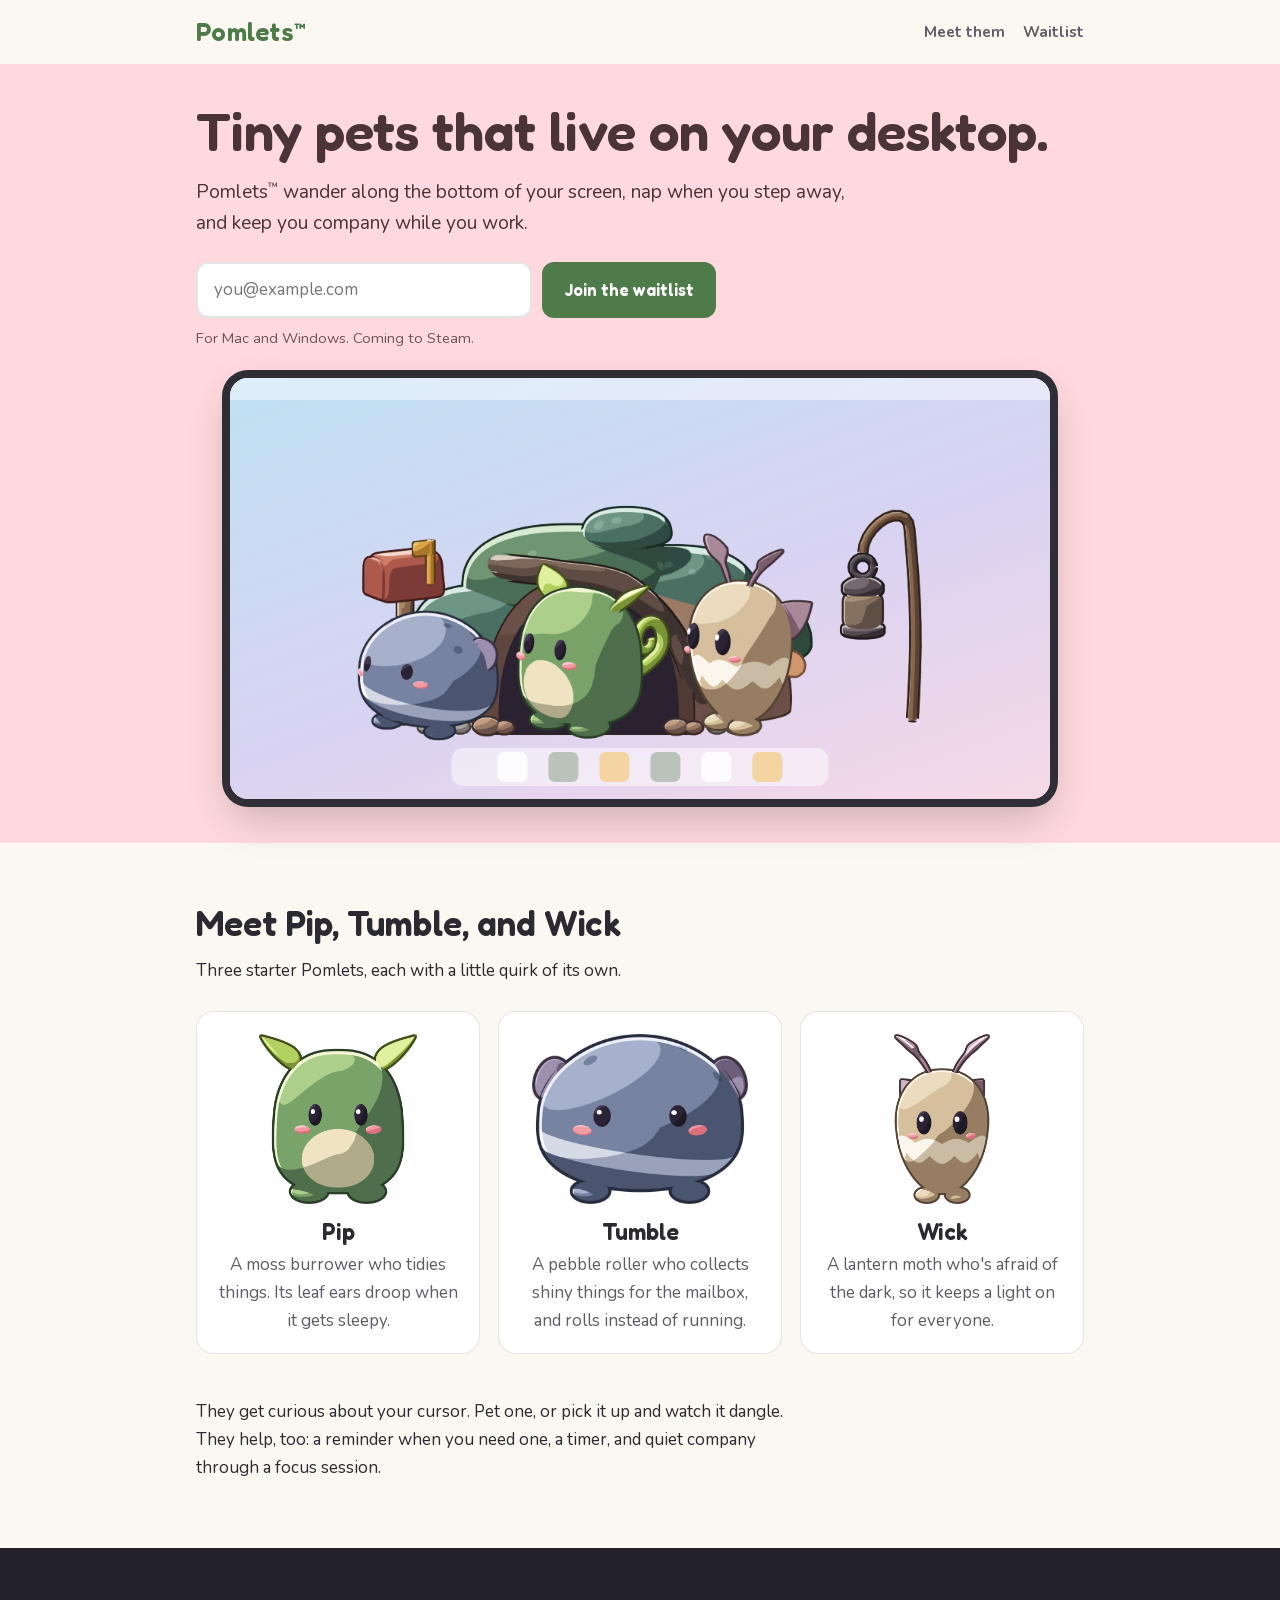
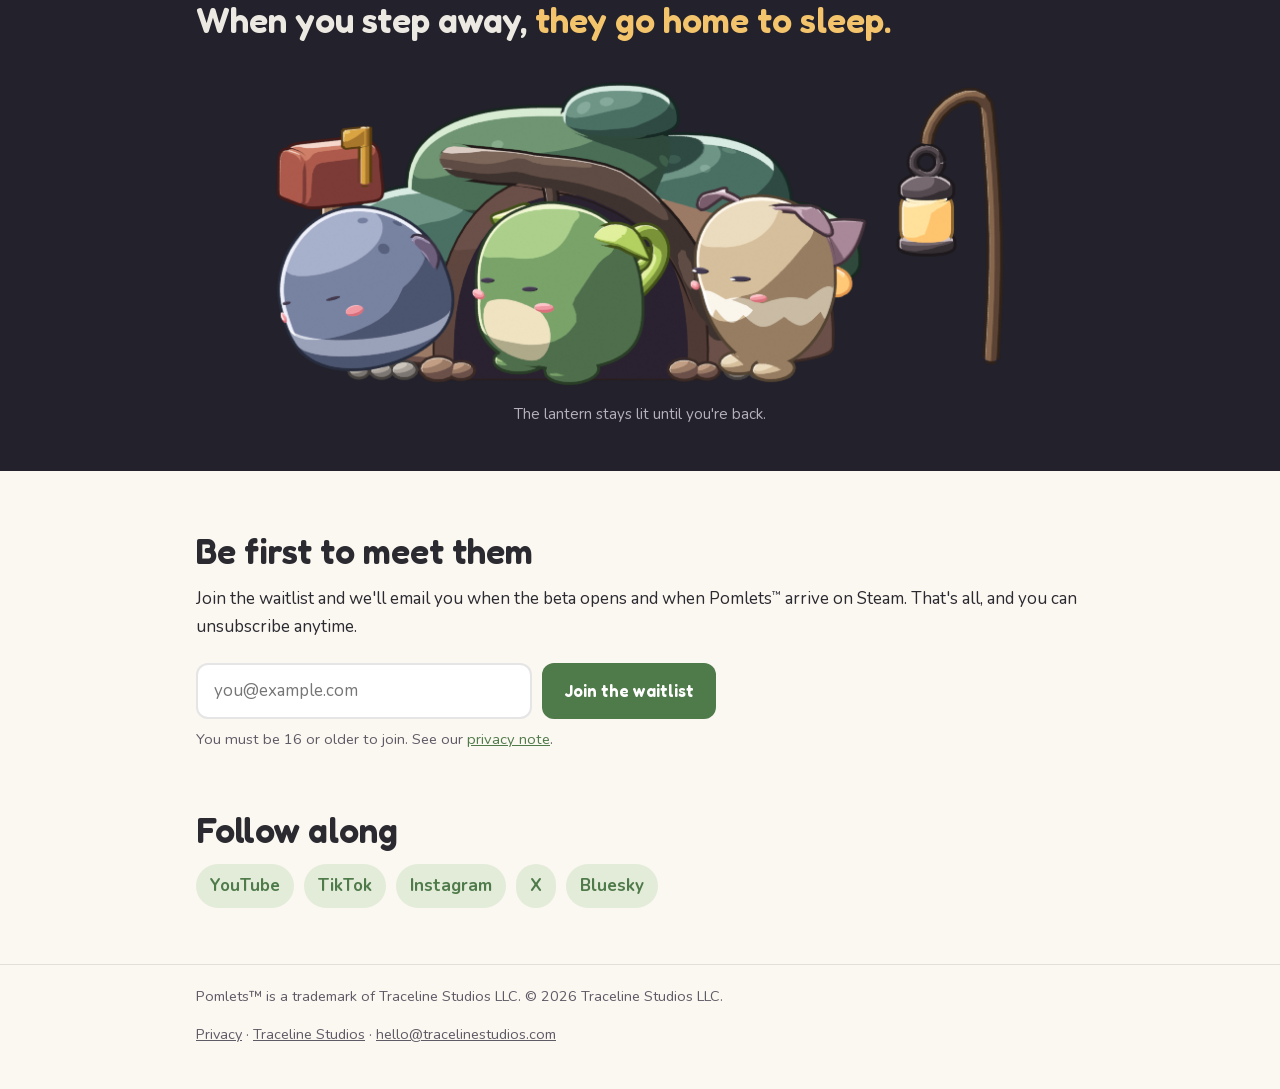
<file: index.html>
<!doctype html>
<html lang="en">
<head>
  <meta charset="utf-8">
  <meta name="viewport" content="width=device-width, initial-scale=1">
  <title>Pomlets™ · Tiny desktop pets</title>
  <meta name="description" content="Pomlets™ are tiny desktop pets that live along the bottom of your screen. Meet Pip, Tumble, and Wick. For Mac and Windows, coming to Steam.">
  <link rel="icon" type="image/png" href="assets/favicon.png">
  <link rel="apple-touch-icon" href="assets/apple-touch-icon.png">
  <meta property="og:type" content="website">
  <meta property="og:url" content="https://pomlets.com/">
  <meta property="og:title" content="Pomlets™ · Tiny desktop pets">
  <meta property="og:description" content="Tiny pets that live along the bottom of your screen. Join the waitlist.">
  <meta property="og:image" content="https://pomlets.com/assets/og.png">
  <meta property="og:image:width" content="1200">
  <meta property="og:image:height" content="630">
  <meta property="og:image:alt" content="Three small round creatures on a pink background: a blue-grey pebble, a mossy green one with leaf ears, and a tan moth with feathery antennae.">
  <meta name="twitter:card" content="summary_large_image">
  <link rel="preload" href="assets/fonts/fredoka.woff2" as="font" type="font/woff2" crossorigin>
  <link rel="stylesheet" href="assets/fonts.css">
  <link rel="stylesheet" href="assets/site.css">
</head>
<body>
  <header>
    <div class="wrap">
      <a class="mark" href="/">Pomlets<span class="tm">™</span></a>
      <nav><a href="#meet">Meet them</a><a href="#waitlist">Waitlist</a></nav>
    </div>
  </header>

  <main>
    <section class="hero">
      <div class="wrap">
        <h1>Tiny pets that live on your desktop.</h1>
        <p class="lead">Pomlets<span class="tm">™</span> wander along the bottom of your screen, nap when you step away, and keep you company while you work.</p>
        <form class="join" action="https://app.kit.com/forms/9994594/subscriptions" method="post">
          <label class="sr" for="email-top">Email address</label>
          <input id="email-top" type="email" name="email_address" placeholder="you@example.com" autocomplete="email" required>
          <button type="submit">Join the waitlist</button>
        </form>
        <p class="fine">For Mac and Windows. Coming to Steam.</p>
        <div class="screen" role="img" aria-label="A computer desktop with three small creatures standing along the bottom of the screen, just above the dock, in front of their mossy home.">
          <img class="pets" src="assets/pets-day.png" width="777" height="330" alt="">
          <div class="dock" aria-hidden="true"><i></i><i></i><i></i><i></i><i></i><i></i></div>
        </div>
      </div>
    </section>

    <section class="meet" id="meet">
      <div class="wrap">
        <h2>Meet Pip, Tumble, and Wick</h2>
        <p>Three starter Pomlets, each with a little quirk of its own.</p>
        <div class="pets-grid">
          <article class="pet">
            <img src="assets/pip.png" width="597" height="640" alt="Pip, a mossy green bean with two leaf-shaped ears and a cream belly.">
            <div><h3>Pip</h3><p>A moss burrower who tidies things. Its leaf ears droop when it gets sleepy.</p></div>
          </article>
          <article class="pet">
            <img src="assets/tumble.png" width="640" height="504" alt="Tumble, a round blue-grey pebble with soft felt ears.">
            <div><h3>Tumble</h3><p>A pebble roller who collects shiny things for the mailbox, and rolls instead of running.</p></div>
          </article>
          <article class="pet">
            <img src="assets/wick.png" width="364" height="640" alt="Wick, a tall tan moth with feathery antennae and a fluffy ruff.">
            <div><h3>Wick</h3><p>A lantern moth who's afraid of the dark, so it keeps a light on for everyone.</p></div>
          </article>
        </div>
      </div>
    </section>

    <section class="about">
      <div class="wrap">
        <p>They get curious about your cursor. Pet one, or pick it up and watch it dangle. They help, too: a reminder when you need one, a timer, and quiet company through a focus session.</p>
      </div>
    </section>

    <section class="night">
      <div class="wrap">
        <h2>When you step away, <span class="glow">they go home to sleep.</span></h2>
        <figure>
          <img src="assets/pets-night.png" width="771" height="330" alt="The three Pomlets asleep in front of their mossy home, with the lantern lit.">
          <figcaption>The lantern stays lit until you're back.</figcaption>
        </figure>
      </div>
    </section>

    <section class="waitlist" id="waitlist">
      <div class="wrap">
        <h2>Be first to meet them</h2>
        <p>Join the waitlist and we'll email you when the beta opens and when Pomlets<span class="tm">™</span> arrive on Steam. That's all, and you can unsubscribe anytime.</p>
        <form class="join" action="https://app.kit.com/forms/9994594/subscriptions" method="post">
          <label class="sr" for="email-bottom">Email address</label>
          <input id="email-bottom" type="email" name="email_address" placeholder="you@example.com" autocomplete="email" required>
          <button type="submit">Join the waitlist</button>
        </form>
        <p class="fine">You must be 16 or older to join. See our <a href="privacy.html">privacy note</a>.</p>
      </div>
    </section>

    <section class="follow">
      <div class="wrap">
        <h2>Follow along</h2>
        <ul>
          <li><a href="https://www.youtube.com/@pomlets">YouTube</a></li>
          <li><a href="https://www.tiktok.com/@pomlets">TikTok</a></li>
          <li><a href="https://www.instagram.com/pomlets/">Instagram</a></li>
          <li><a href="https://x.com/pomlets">X</a></li>
          <li><a href="https://bsky.app/profile/pomlets.com">Bluesky</a></li>
        </ul>
      </div>
    </section>
  </main>

  <footer>
    <div class="wrap">
      <p>Pomlets™ is a trademark of Traceline Studios LLC. ©&nbsp;2026 Traceline Studios LLC.</p>
      <p><a href="privacy.html">Privacy</a> · <a href="https://tracelinestudios.com">Traceline Studios</a> · <a href="mailto:hello@tracelinestudios.com">hello@tracelinestudios.com</a></p>
    </div>
  </footer>
</body>
</html>
</file>
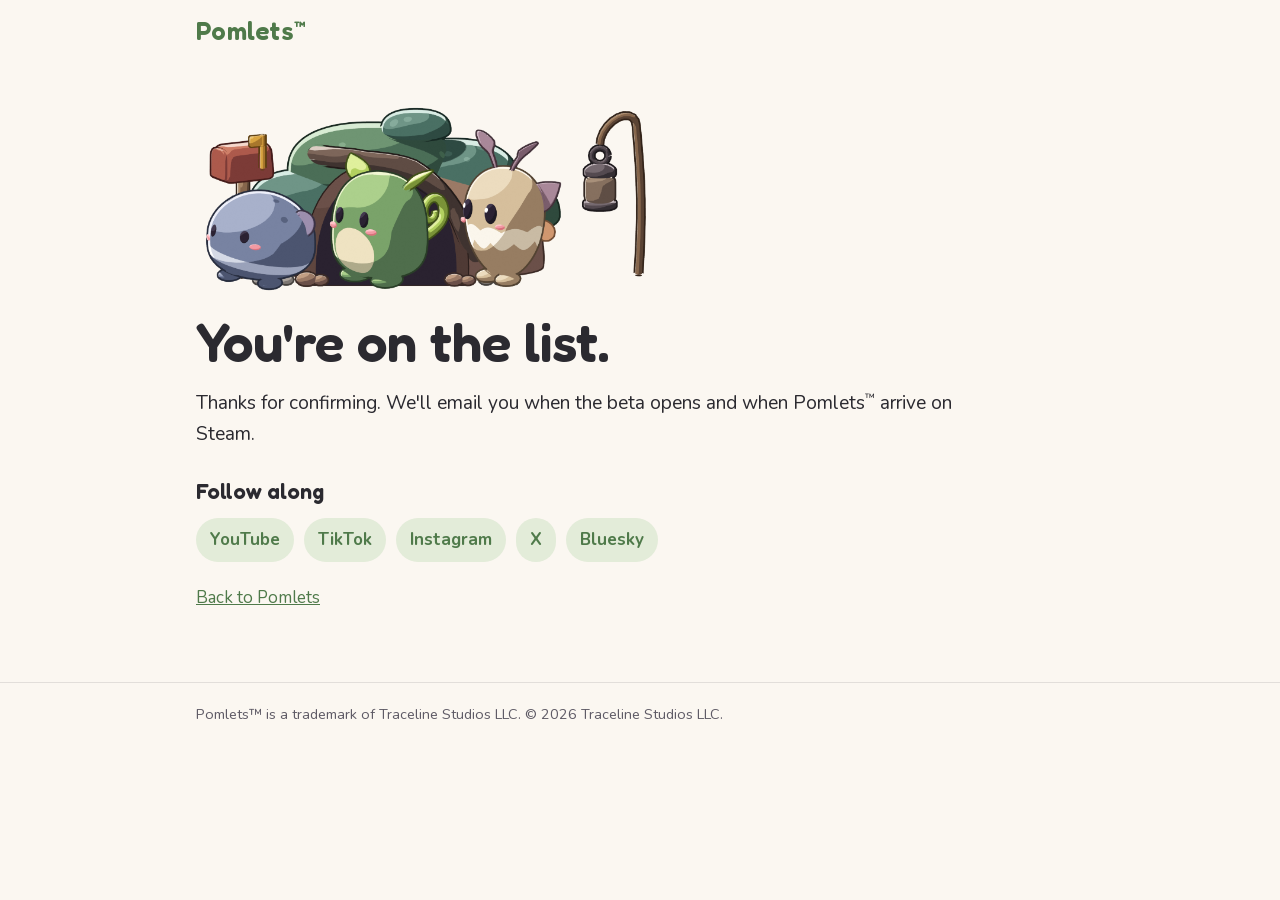
<file: confirmed.html>
<!doctype html>
<html lang="en">
<head>
  <meta charset="utf-8">
  <meta name="viewport" content="width=device-width, initial-scale=1">
  <meta name="robots" content="noindex">
  <title>You're on the list · Pomlets™</title>
  <link rel="icon" type="image/png" href="assets/favicon.png">
  <link rel="apple-touch-icon" href="assets/apple-touch-icon.png">
  <link rel="stylesheet" href="assets/fonts.css">
  <link rel="stylesheet" href="assets/site.css">
</head>
<body>
  <header>
    <div class="wrap">
      <a class="mark" href="/">Pomlets<span class="tm">™</span></a>
    </div>
  </header>

  <main class="page">
    <div class="wrap">
      <img src="assets/pets-day.png" width="777" height="330" alt="Pip, Tumble, and Wick standing in front of their mossy home." style="display:block;width:100%;max-width:460px;margin:0 0 18px">
      <h1>You're on the list.</h1>
      <p class="lead">Thanks for confirming. We'll email you when the beta opens and when Pomlets<span class="tm">™</span> arrive on Steam.</p>
      <section class="follow">
        <h2>Follow along</h2>
        <ul>
          <li><a href="https://www.youtube.com/@pomlets">YouTube</a></li>
          <li><a href="https://www.tiktok.com/@pomlets">TikTok</a></li>
          <li><a href="https://www.instagram.com/pomlets/">Instagram</a></li>
          <li><a href="https://x.com/pomlets">X</a></li>
          <li><a href="https://bsky.app/profile/pomlets.com">Bluesky</a></li>
        </ul>
      </section>
      <p><a href="/">Back to Pomlets</a></p>
    </div>
  </main>

  <footer>
    <div class="wrap">
      <p>Pomlets™ is a trademark of Traceline Studios LLC. ©&nbsp;2026 Traceline Studios LLC.</p>
    </div>
  </footer>
</body>
</html>
</file>
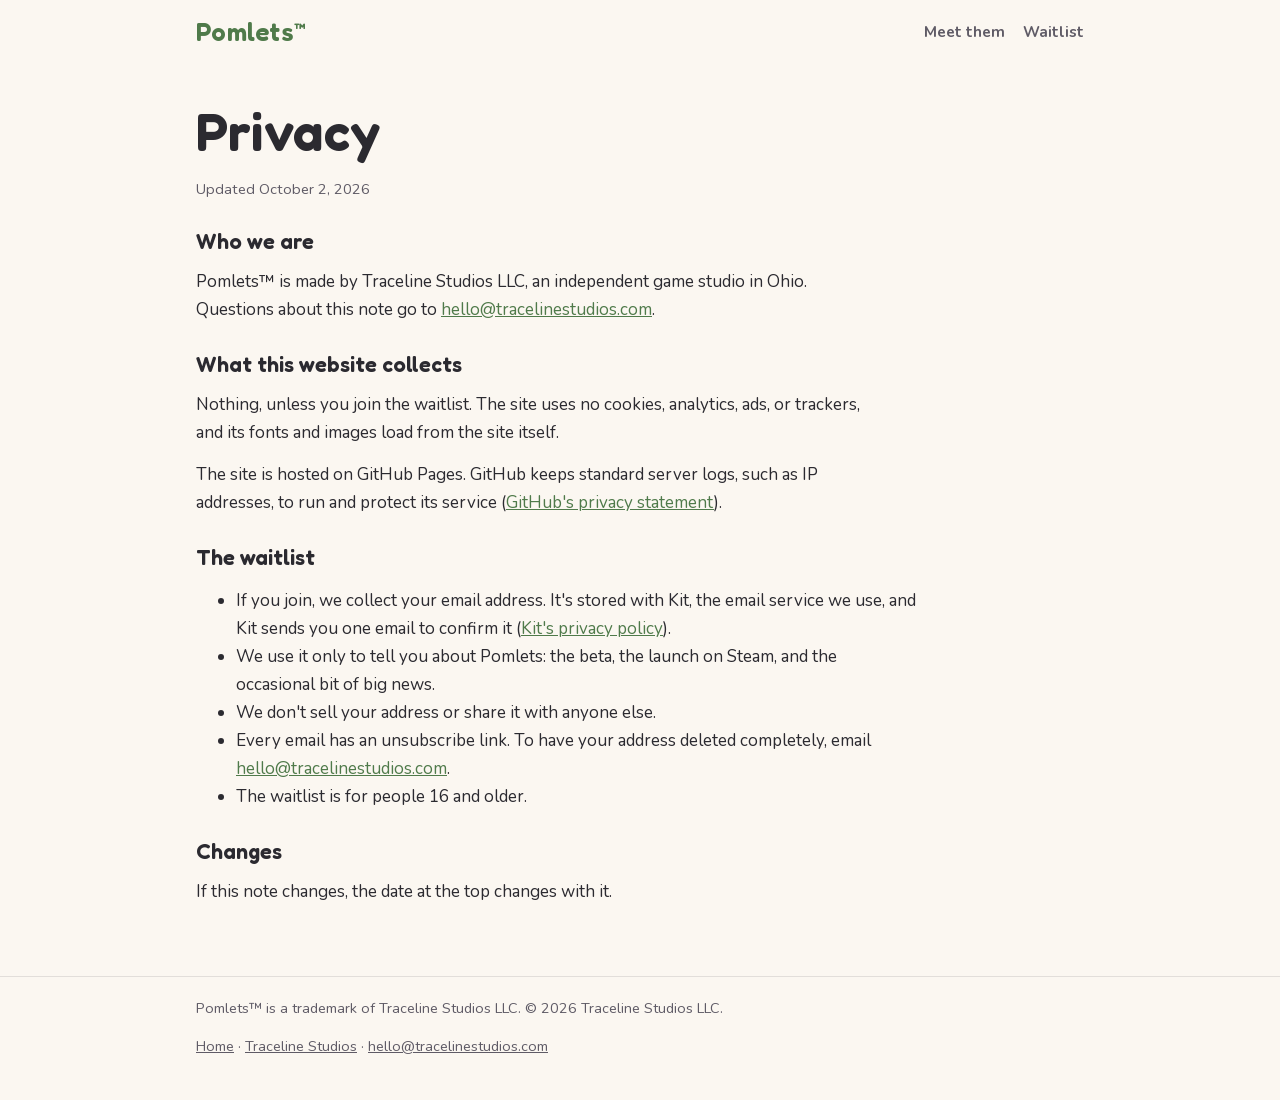
<file: privacy.html>
<!doctype html>
<html lang="en">
<head>
  <meta charset="utf-8">
  <meta name="viewport" content="width=device-width, initial-scale=1">
  <title>Privacy · Pomlets™</title>
  <meta name="description" content="How the Pomlets website and waitlist handle your information.">
  <link rel="icon" type="image/png" href="assets/favicon.png">
  <link rel="apple-touch-icon" href="assets/apple-touch-icon.png">
  <link rel="stylesheet" href="assets/fonts.css">
  <link rel="stylesheet" href="assets/site.css">
</head>
<body>
  <header>
    <div class="wrap">
      <a class="mark" href="/">Pomlets<span class="tm">™</span></a>
      <nav><a href="/#meet">Meet them</a><a href="/#waitlist">Waitlist</a></nav>
    </div>
  </header>

  <main class="page">
    <div class="wrap">
      <h1>Privacy</h1>
      <p class="fine">Updated October 2, 2026</p>

      <h2>Who we are</h2>
      <p>Pomlets™ is made by Traceline Studios LLC, an independent game studio in Ohio. Questions about this note go to <a href="mailto:hello@tracelinestudios.com">hello@tracelinestudios.com</a>.</p>

      <h2>What this website collects</h2>
      <p>Nothing, unless you join the waitlist. The site uses no cookies, analytics, ads, or trackers, and its fonts and images load from the site itself.</p>
      <p>The site is hosted on GitHub Pages. GitHub keeps standard server logs, such as IP addresses, to run and protect its service (<a href="https://docs.github.com/en/site-policy/privacy-policies/github-general-privacy-statement">GitHub's privacy statement</a>).</p>

      <h2>The waitlist</h2>
      <ul>
        <li>If you join, we collect your email address. It's stored with Kit, the email service we use, and Kit sends you one email to confirm it (<a href="https://kit.com/privacy">Kit's privacy policy</a>).</li>
        <li>We use it only to tell you about Pomlets: the beta, the launch on Steam, and the occasional bit of big news.</li>
        <li>We don't sell your address or share it with anyone else.</li>
        <li>Every email has an unsubscribe link. To have your address deleted completely, email <a href="mailto:hello@tracelinestudios.com">hello@tracelinestudios.com</a>.</li>
        <li>The waitlist is for people 16 and older.</li>
      </ul>

      <h2>Changes</h2>
      <p>If this note changes, the date at the top changes with it.</p>
    </div>
  </main>

  <footer>
    <div class="wrap">
      <p>Pomlets™ is a trademark of Traceline Studios LLC. ©&nbsp;2026 Traceline Studios LLC.</p>
      <p><a href="/">Home</a> · <a href="https://tracelinestudios.com">Traceline Studios</a> · <a href="mailto:hello@tracelinestudios.com">hello@tracelinestudios.com</a></p>
    </div>
  </footer>
</body>
</html>
</file>
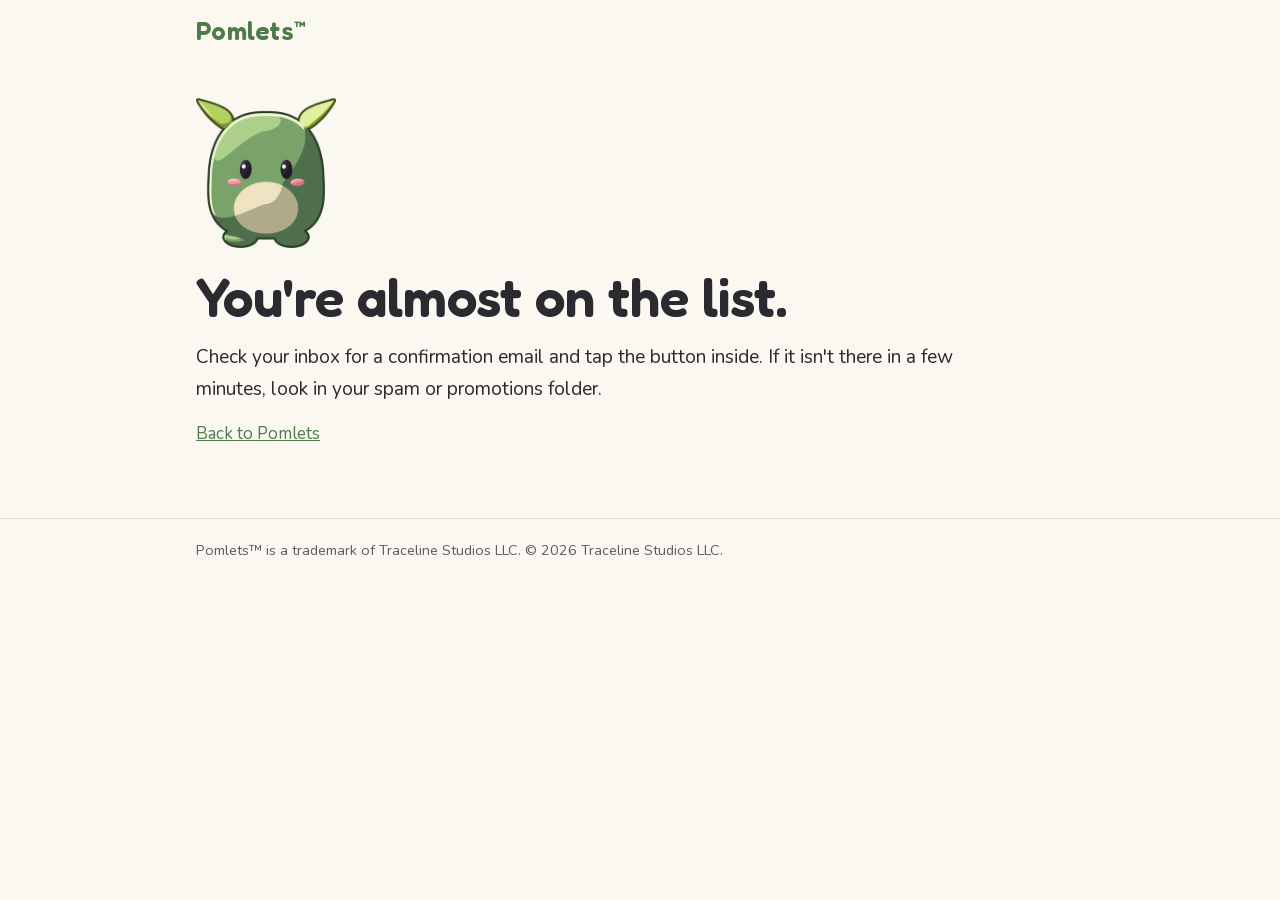
<file: thanks.html>
<!doctype html>
<html lang="en">
<head>
  <meta charset="utf-8">
  <meta name="viewport" content="width=device-width, initial-scale=1">
  <meta name="robots" content="noindex">
  <title>Almost there · Pomlets™</title>
  <link rel="icon" type="image/png" href="assets/favicon.png">
  <link rel="apple-touch-icon" href="assets/apple-touch-icon.png">
  <link rel="stylesheet" href="assets/fonts.css">
  <link rel="stylesheet" href="assets/site.css">
</head>
<body>
  <header>
    <div class="wrap">
      <a class="mark" href="/">Pomlets<span class="tm">™</span></a>
    </div>
  </header>

  <main class="page">
    <div class="wrap">
      <img src="assets/pip.png" width="597" height="640" alt="Pip, a mossy green bean with leaf ears." style="display:block;height:150px;width:auto;margin:0 0 18px">
      <h1>You're almost on the list.</h1>
      <p class="lead">Check your inbox for a confirmation email and tap the button inside. If it isn't there in a few minutes, look in your spam or promotions folder.</p>
      <p><a href="/">Back to Pomlets</a></p>
    </div>
  </main>

  <footer>
    <div class="wrap">
      <p>Pomlets™ is a trademark of Traceline Studios LLC. ©&nbsp;2026 Traceline Studios LLC.</p>
    </div>
  </footer>
</body>
</html>
</file>
<file: assets/fonts.css>
/* Fredoka and Nunito, latin subset, self-hosted (SIL Open Font License 1.1). Variable fonts: one file per family. */
@font-face {
  font-family: "Fredoka";
  font-style: normal;
  font-weight: 300 700;
  font-display: swap;
  src: url(fonts/fredoka.woff2) format("woff2");
  unicode-range: U+0000-00FF, U+0131, U+0152-0153, U+02BB-02BC, U+02C6, U+02DA, U+02DC, U+0304, U+0308, U+0329, U+2000-206F, U+20AC, U+2122, U+2191, U+2193, U+2212, U+2215, U+FEFF, U+FFFD;
}
@font-face {
  font-family: "Nunito";
  font-style: normal;
  font-weight: 200 1000;
  font-display: swap;
  src: url(fonts/nunito.woff2) format("woff2");
  unicode-range: U+0000-00FF, U+0131, U+0152-0153, U+02BB-02BC, U+02C6, U+02DA, U+02DC, U+0304, U+0308, U+0329, U+2000-206F, U+20AC, U+2122, U+2191, U+2193, U+2212, U+2215, U+FEFF, U+FFFD;
}
</file>
<file: assets/site.css>
:root {
  --bg: #fbf7f1;
  --ink: #2b2a30;
  --muted: #5f5b66;
  --moss: #4f7a4a;
  --moss-deep: #3d6339;
  --moss-soft: #e3ecd9;
  --pink: #ffd9dd;
  --pink-ink: #4a3438;
  --card: #ffffff;
  --line: rgba(43, 42, 48, 0.12);
  --night: #23212b;
  --night-ink: #ece8e2;
  --night-muted: #b6b0bd;
  --lantern: #f3c46b;
}
@media (prefers-color-scheme: dark) {
  :root {
    --bg: #1c1b21;
    --ink: #ece8e2;
    --muted: #b6b0bd;
    --moss: #9cc28f;
    --moss-deep: #b5d6a9;
    --moss-soft: #2a3327;
    --pink: #3a2a30;
    --pink-ink: #f6dde0;
    --card: #26242c;
    --line: rgba(236, 232, 226, 0.14);
    --night: #121117;
  }
}

* { box-sizing: border-box; }
html { -webkit-text-size-adjust: 100%; scroll-behavior: smooth; }
body {
  margin: 0;
  background: var(--bg);
  color: var(--ink);
  font: 400 1.0625rem/1.65 "Nunito", system-ui, -apple-system, "Segoe UI", sans-serif;
}
img { max-width: 100%; height: auto; }
a { color: var(--moss); }
.wrap { max-width: 920px; margin: 0 auto; padding: 0 16px; }
.sr { position: absolute; width: 1px; height: 1px; overflow: hidden; clip: rect(0 0 0 0); white-space: nowrap; }
.tm { font-size: 0.55em; vertical-align: super; line-height: 0; margin-left: 0.04em; }

/* Header */
header .wrap { display: flex; align-items: center; justify-content: space-between; gap: 16px; padding-top: 18px; padding-bottom: 18px; }
.mark { font: 600 1.6rem/1 "Fredoka", sans-serif; color: var(--moss); text-decoration: none; letter-spacing: 0.01em; }
nav a { color: var(--muted); text-decoration: none; margin-left: 18px; font-weight: 700; font-size: 0.95rem; }
nav a:hover { color: var(--moss); }

h1, h2, h3 { font-family: "Fredoka", sans-serif; font-weight: 600; line-height: 1.15; margin: 0 0 14px; }
h1 { font-size: clamp(2.1rem, 6vw, 3.4rem); }
h2 { font-size: clamp(1.6rem, 4vw, 2.2rem); }
h3 { font-size: 1.45rem; margin-bottom: 6px; }
p { margin: 0 0 14px; }
.lead { font-size: 1.2rem; max-width: 34em; }

/* Hero: the pets on a little desktop */
.hero { background: var(--pink); color: var(--pink-ink); padding: 36px 0 44px; }
.hero h1 { color: var(--pink-ink); }
.screen {
  position: relative;
  margin: 28px auto 0;
  max-width: 820px;
  aspect-ratio: 16 / 8.2;
  border-radius: 18px;
  overflow: hidden;
  background: linear-gradient(160deg, #bfe1f2 0%, #d9d3f2 55%, #f6d9e6 100%);
  box-shadow: 0 0 0 8px #2f2d36, 0 18px 40px rgba(43, 42, 48, 0.25);
}
.screen::before { /* menu bar */
  content: ""; position: absolute; left: 0; right: 0; top: 0; height: 22px;
  background: rgba(255, 255, 255, 0.45);
}
.screen .pets { position: absolute; left: 50%; bottom: 13%; width: 72%; transform: translateX(-50%); }
.dock {
  position: absolute; left: 50%; bottom: 3%; transform: translateX(-50%);
  width: 46%; height: 9%; border-radius: 12px;
  background: rgba(255, 255, 255, 0.5);
  display: flex; align-items: center; justify-content: space-evenly; padding: 0 3%;
}
.dock i { display: block; width: 9%; aspect-ratio: 1; border-radius: 22%; background: rgba(255, 255, 255, 0.85); }
.dock i:nth-child(2n) { background: rgba(79, 122, 74, 0.35); }
.dock i:nth-child(3n) { background: rgba(243, 196, 107, 0.6); }

/* Waitlist form */
.join { display: flex; flex-wrap: wrap; gap: 10px; margin: 22px 0 8px; max-width: 520px; }
.join input {
  flex: 1 1 240px; min-width: 0;
  font: inherit; padding: 12px 16px; border-radius: 12px;
  border: 2px solid var(--line); background: var(--card); color: var(--ink);
}
.join input:focus { outline: none; border-color: var(--moss); }
.join button {
  flex: 0 0 auto;
  font: 600 1.05rem/1 "Fredoka", sans-serif; padding: 14px 22px; border: 0; border-radius: 12px;
  background: var(--moss); color: #fff; cursor: pointer;
}
.join button:hover { background: var(--moss-deep); }
.fine { font-size: 0.92rem; color: var(--muted); }
.hero .fine { color: inherit; opacity: 0.8; }

/* Meet the pets */
.meet { padding: 60px 0 36px; }
.pets-grid { display: grid; grid-template-columns: repeat(3, 1fr); gap: 18px; margin-top: 26px; }
.pet { background: var(--card); border: 1px solid var(--line); border-radius: 18px; padding: 22px 20px 18px; text-align: center; }
.pet img { display: block; height: 170px; width: auto; margin: 0 auto 14px; object-fit: contain; }
.pet p { color: var(--muted); margin: 0; }
.about { padding: 8px 0 52px; }
.about p { max-width: 36em; }

/* Night */
.night { background: var(--night); color: var(--night-ink); padding: 52px 0 44px; }
.night h2 { color: var(--night-ink); }
.night .glow { color: var(--lantern); }
.night figure { margin: 26px 0 0; }
.night img { display: block; width: 100%; max-width: 760px; margin: 0 auto; }
.night figcaption { text-align: center; color: var(--night-muted); font-size: 0.95rem; margin-top: 10px; }

/* Waitlist and follow */
.waitlist { padding: 60px 0 20px; }
.follow { padding: 24px 0 56px; }
.follow ul { list-style: none; margin: 0; padding: 0; display: flex; flex-wrap: wrap; gap: 10px; }
.follow a { display: inline-block; padding: 8px 14px; border-radius: 999px; background: var(--moss-soft); color: var(--moss); font-weight: 700; text-decoration: none; }
.follow a:hover { background: var(--moss); color: #fff; }

/* Plain pages (privacy, thanks, confirmed) */
.page { padding: 36px 0 56px; }
.page h2 { font-size: 1.35rem; margin-top: 28px; }
.page p, .page li { max-width: 40em; }
.page .follow { padding: 0 0 22px; }

footer { border-top: 1px solid var(--line); }
footer .wrap { padding-top: 20px; padding-bottom: 28px; color: var(--muted); font-size: 0.9rem; }
footer a { color: var(--muted); }

@media (max-width: 720px) {
  .pets-grid { grid-template-columns: 1fr; }
  .pet { display: grid; grid-template-columns: 96px 1fr; gap: 14px; align-items: center; text-align: left; padding: 16px; }
  .pet img { height: 92px; margin: 0; }
}
@media (max-width: 520px) {
  nav a { margin-left: 12px; }
  .screen { aspect-ratio: 16 / 10; box-shadow: 0 0 0 5px #2f2d36, 0 12px 28px rgba(43, 42, 48, 0.25); }
  .screen .pets { width: 92%; bottom: 15%; }
  .dock { width: 70%; }
  .join button { width: 100%; }
}
</file>
